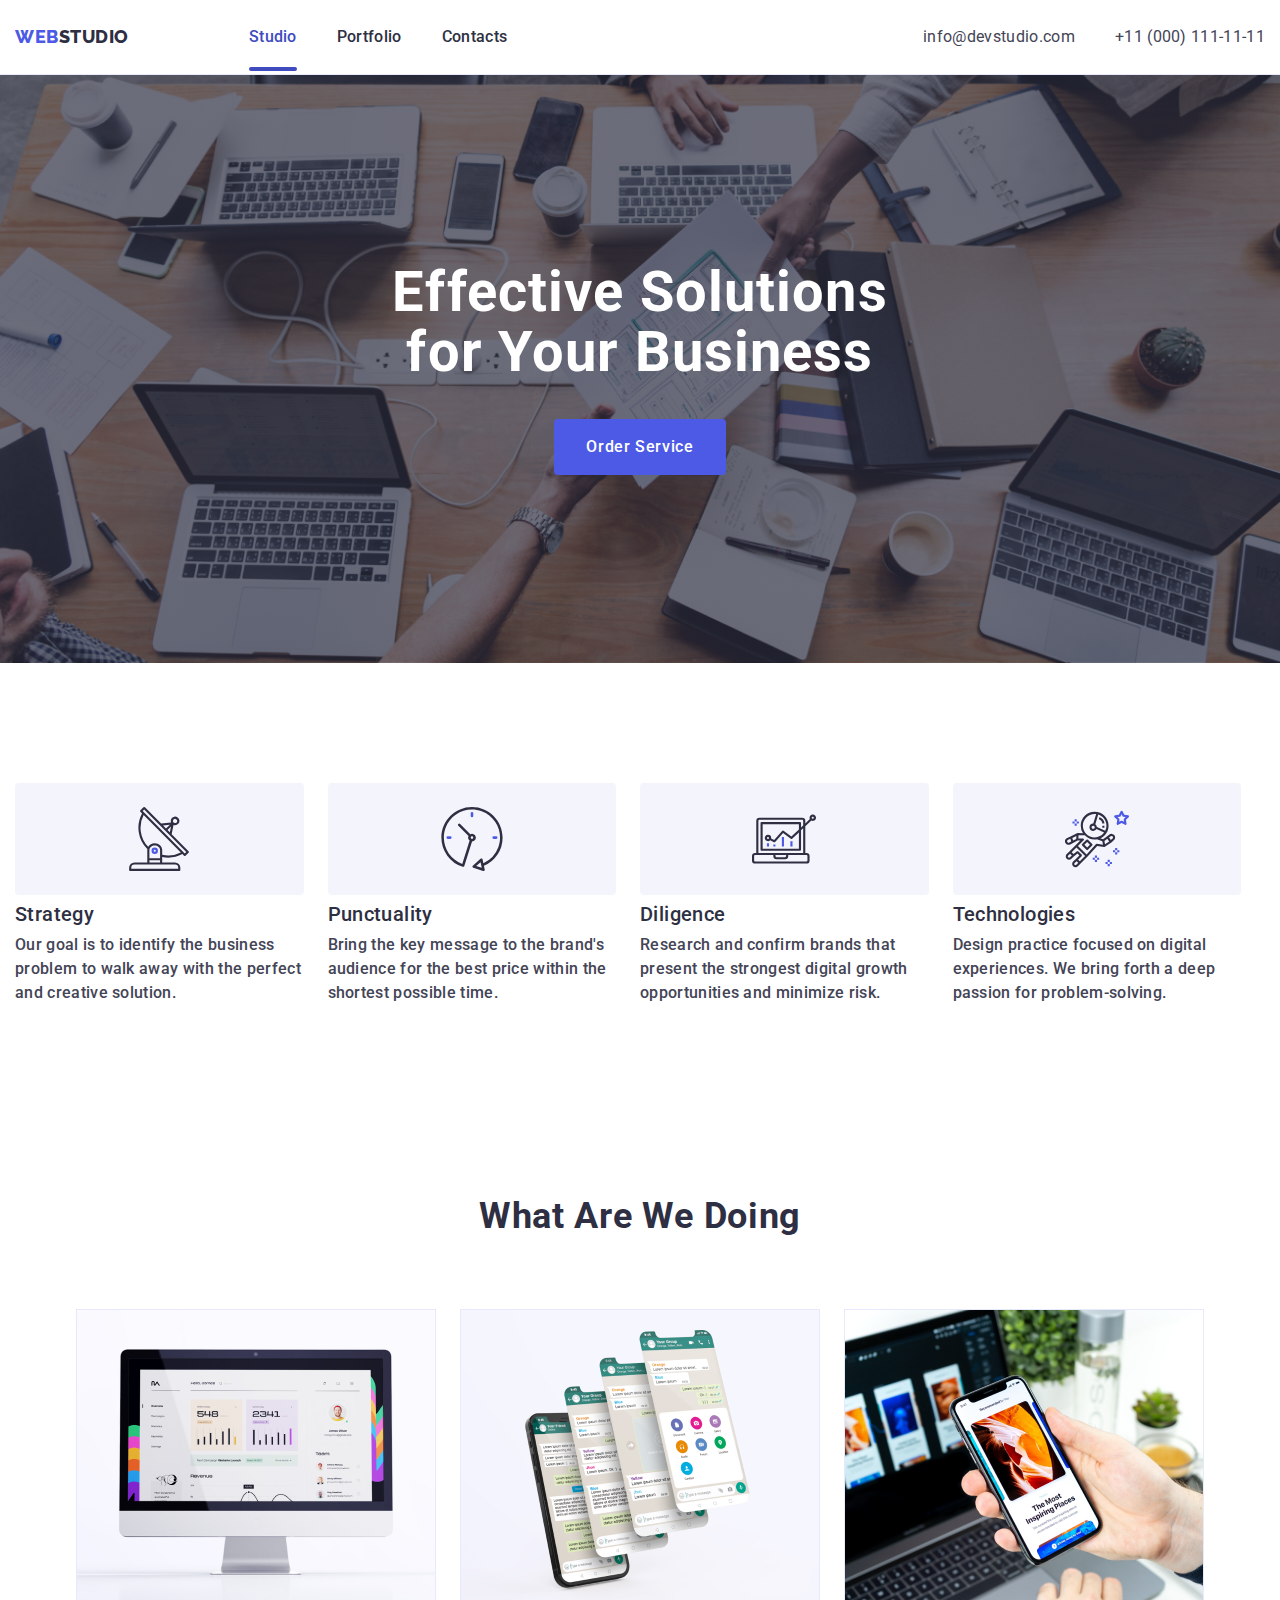
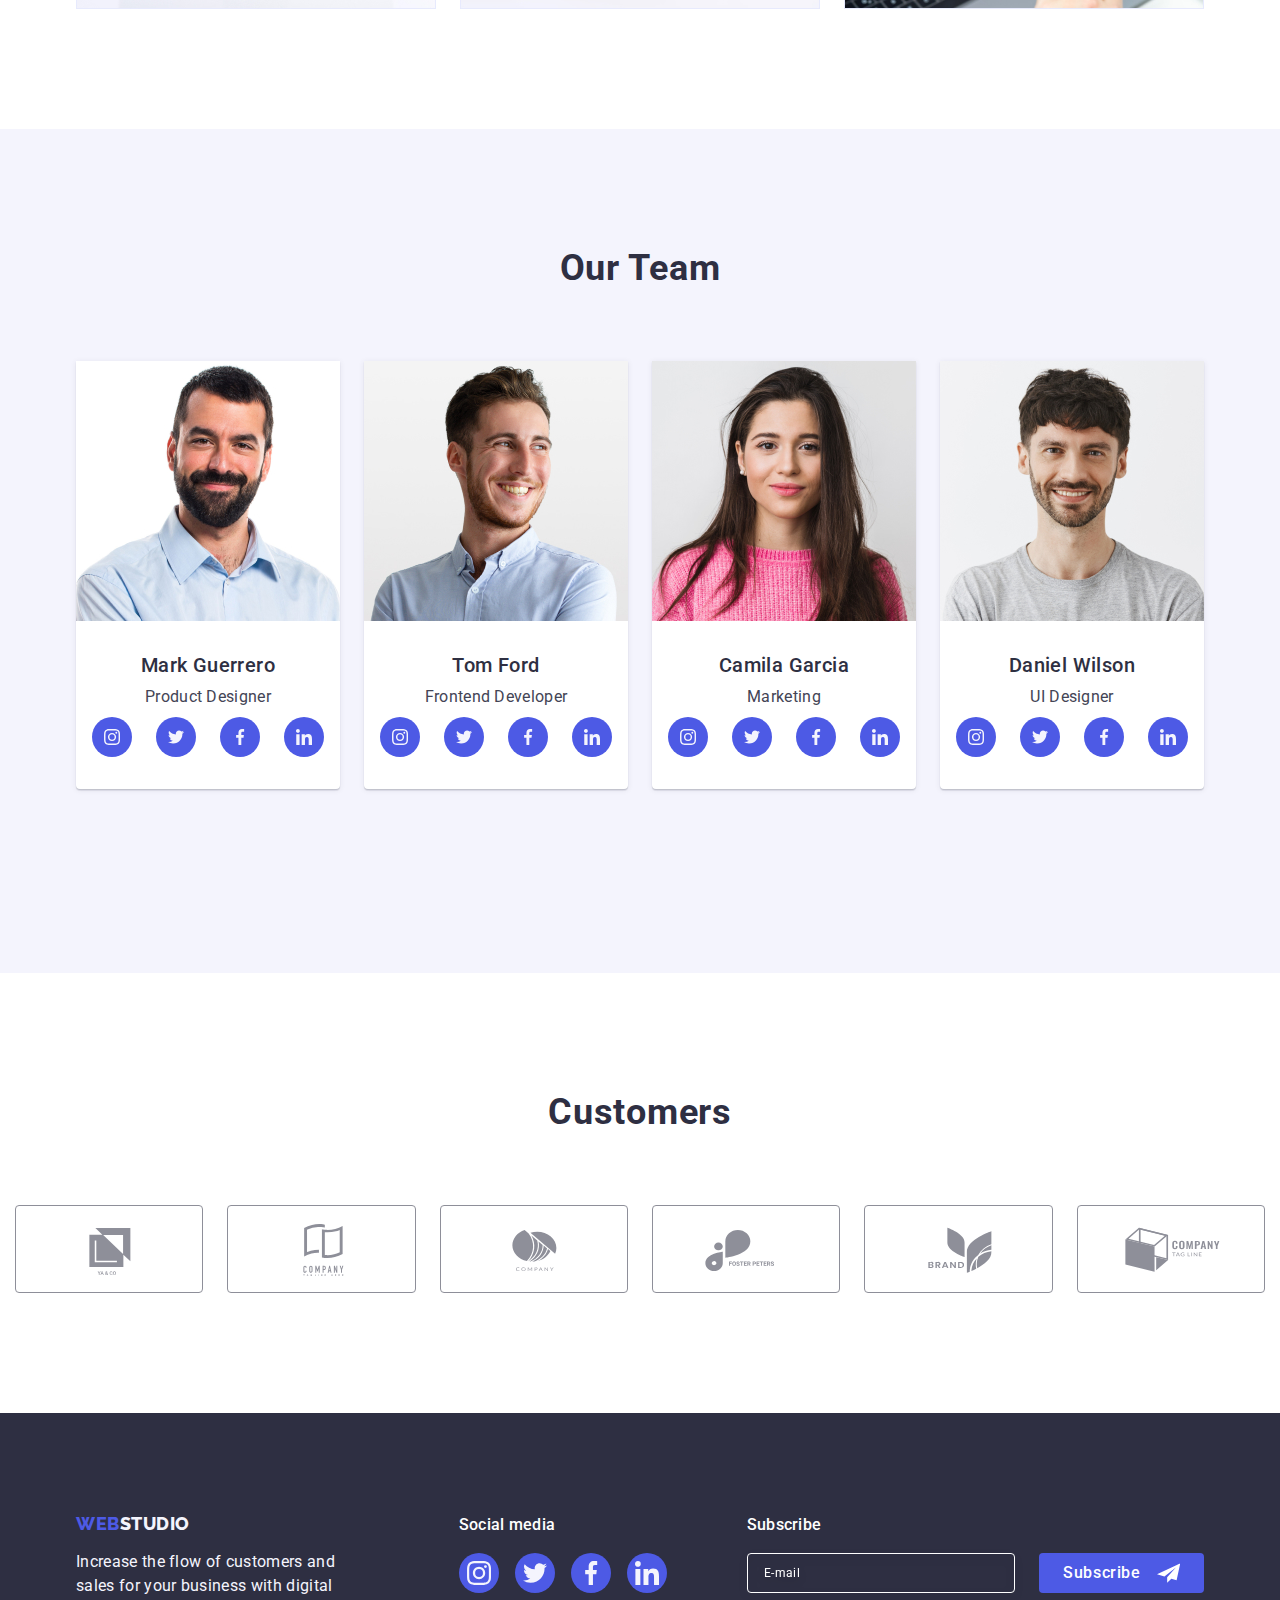
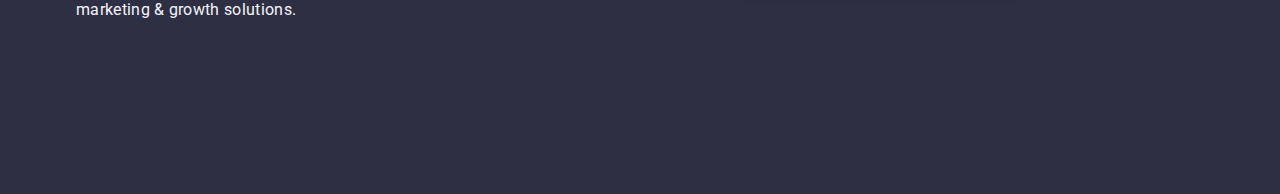
<file: index.html>
<!DOCTYPE html>
<html lang="en">
  <head>
    <meta charset="UTF-8" />
    <meta http-equiv="X-UA-Compatible" content="IE=edge" />
    <meta name="viewport" content="width=device-width, initial-scale=1.0" />
    <title>WEBStudio</title>

    <link rel="stylesheet" href="./css/modern-normalize.min.css" />
    <link rel="stylesheet" href="./css/style.css" />
    <link rel="stylesheet" href="./css/media.css" />
    <link rel="preconnect" href="https://fonts.googleapis.com" />
    <link rel="preconnect" href="https://fonts.gstatic.com" crossorigin />
    <link
      href="https://fonts.googleapis.com/css2?family=Raleway:wght@800&family=Roboto:wght@400;500;700;900&display=swap"
      rel="stylesheet"
    />
  </head>
  <body>
    <!--* header *-->

    <header class="header">
      <div class="container header-container">
        <nav class="navigation">
          <a href="./index.html" class="logo link"
            >Web<span class="studio">Studio</span></a
          >
          <ul class="menu list">
            <li class="header-list">
              <a href="./index.html" class="main-nav link current">Studio</a>
            </li>
            <li class="header-list">
              <a href="./portfolio.html" class="main-nav link">Portfolio</a>
            </li>
            <li class="header-list">
              <a href="" class="main-nav link">Contacts</a>
            </li>
          </ul>
        </nav>
        <address class="address">
          <ul class="list address-container">
            <li class="header-list">
              <a href="mailto:info@devstudio.com" class="addresses link"
                >info@devstudio.com</a
              >
            </li>
            <li class="header-list">
              <a href="tel:+110001111111" class="addresses link"
                >+11 (000) 111-11-11</a
              >
            </li>
          </ul>
        </address>
      </div>
    </header>

    <!--* main *-->

    <main>
      <section class="solutions section">
        <div class="container">
          <h1 class="main-text">Effective Solutions for Your Business</h1>
          <button type="button" class="main-button" data-modal-open>
            Order Service
          </button>
        </div>
      </section>

      <!--* spdt *-->

      <section class="about section">
        <div class="container">
          <h2 class="visually-hidden">Header</h2>
          <ul class="list">
            <li class="about-item">
              <div class="container-about-icons">
                <svg class="about-icon" width="64" height="64">
                  <use href="./images/icons.svg#icon-antenna"></use>
                </svg>
              </div>
              <h3 class="title">Strategy</h3>
              <p class="description">
                Our goal is to identify the business problem to walk away with
                the perfect and creative solution.
              </p>
            </li>

            <li class="about-item">
              <div class="container-about-icons">
                <svg class="about-icon" width="64" height="64">
                  <use href="./images/icons.svg#icon-clock"></use>
                </svg>
              </div>
              <h3 class="title">Punctuality</h3>
              <p class="description">
                Bring the key message to the brand's audience for the best price
                within the shortest possible time.
              </p>
            </li>
            <li class="about-item">
              <div class="container-about-icons">
                <svg class="about-icon" width="64" height="64">
                  <use href="./images/icons.svg#icon-diagram"></use>
                </svg>
              </div>
              <h3 class="title">Diligence</h3>
              <p class="description">
                Research and confirm brands that present the strongest digital
                growth opportunities and minimize risk.
              </p>
            </li>
            <li class="about-item">
              <div class="container-about-icons">
                <svg class="about-icon" width="64" height="64">
                  <use href="./images/icons.svg#icon-astronaut"></use>
                </svg>
              </div>
              <h3 class="title">Technologies</h3>
              <p class="description">
                Design practice focused on digital experiences. We bring forth a
                deep passion for problem-solving.
              </p>
            </li>
          </ul>
        </div>
      </section>

      <!--* opportunities *-->

      <section class="what-we-do">
        <div class="container">
          <h2 class="title">What are we doing</h2>
          <ul class="list">
            <li class="what-do-item">
              <img
                src="./images/Rectangle71.jpg"
                alt="first possibility"
                width="360"
                height="300"
                class="screen"
              />
            </li>
            <li class="what-do-item">
              <img
                src="./images/Rectangle71(1).jpg"
                alt="second possibility"
                width="360"
                height="300"
                class="phone-pages"
              />
            </li>
            <li class="what-do-item">
              <img
                src="./images/Rectangle71(2).jpg"
                alt="third possibility"
                width="360"
                height="300"
                class="phone-laptop"
              />
            </li>
          </ul>
        </div>
      </section>

      <!--* our team *-->

      <section class="our-team section">
        <div class="container">
          <h2 class="title">Our Team</h2>
          <ul class="list">
            <li class="workers">
              <img
                src="./images/img1.jpg"
                alt="Mark Guerrero photo"
                width="264"
                height="260"
              />
              <div class="section-team">
                <h3 class="title-team">Mark Guerrero</h3>
                <p class="description">Product Designer</p>
                <ul class="list">
                  <li class="team-icons-list">
                    <a href="#" target="_blank" class="team-icons-link">
                      <svg class="team-icons" width="16" height="16">
                        <use href="./images/icons.svg#icon-instagram-2"></use>
                      </svg>
                    </a>
                  </li>
                  <li class="team-icons-list">
                    <a href="#" target="_blank" class="team-icons-link">
                      <svg class="team-icons" width="16" height="16">
                        <use href="./images/icons.svg#icon-twitter-1"></use>
                      </svg>
                    </a>
                  </li>
                  <li class="team-icons-list">
                    <a href="#" target="_blank" class="team-icons-link">
                      <svg class="team-icons" width="16" height="16">
                        <use href="./images/icons.svg#icon-facebook-1"></use>
                      </svg>
                    </a>
                  </li>
                  <li class="team-icons-list">
                    <a href="#" target="_blank" class="team-icons-link">
                      <svg class="team-icons" width="16" height="16">
                        <use href="./images/icons.svg#icon-linkedin-1"></use>
                      </svg>
                    </a>
                  </li>
                </ul>
              </div>
            </li>
            <li class="workers">
              <img
                src="./images/img(1).jpg"
                alt="Tom Ford photo"
                width="264"
                height="260"
              />
              <div class="section-team">
                <h3 class="title-team">Tom Ford</h3>
                <p class="description">Frontend Developer</p>
                <ul class="list">
                  <li class="team-icons-list">
                    <a href="#" target="_blank" class="team-icons-link">
                      <svg class="team-icons" width="16" height="16">
                        <use href="./images/icons.svg#icon-instagram-2"></use>
                      </svg>
                    </a>
                  </li>
                  <li class="team-icons-list">
                    <a href="#" target="_blank" class="team-icons-link">
                      <svg class="team-icons" width="16" height="16">
                        <use href="./images/icons.svg#icon-twitter-1"></use>
                      </svg>
                    </a>
                  </li>
                  <li class="team-icons-list">
                    <a href="#" target="_blank" class="team-icons-link">
                      <svg class="team-icons" width="16" height="16">
                        <use href="./images/icons.svg#icon-facebook-1"></use>
                      </svg>
                    </a>
                  </li>
                  <li class="team-icons-list">
                    <a href="#" target="_blank" class="team-icons-link">
                      <svg class="team-icons" width="16" height="16">
                        <use href="./images/icons.svg#icon-linkedin-1"></use>
                      </svg>
                    </a>
                  </li>
                </ul>
              </div>
            </li>
            <li class="workers">
              <img
                src="./images/img(2).jpg"
                alt="Camila Garcia photo"
                width="264"
                height="260"
              />
              <div class="section-team">
                <h3 class="title-team">Camila Garcia</h3>
                <p class="description">Marketing</p>
                <ul class="list">
                  <li class="team-icons-list">
                    <a href="#" target="_blank" class="team-icons-link">
                      <svg class="team-icons" width="16" height="16">
                        <use href="./images/icons.svg#icon-instagram-2"></use>
                      </svg>
                    </a>
                  </li>
                  <li class="team-icons-list">
                    <a href="#" target="_blank" class="team-icons-link">
                      <svg class="team-icons" width="16" height="16">
                        <use href="./images/icons.svg#icon-twitter-1"></use>
                      </svg>
                    </a>
                  </li>
                  <li class="team-icons-list">
                    <a href="#" target="_blank" class="team-icons-link">
                      <svg class="team-icons" width="16" height="16">
                        <use href="./images/icons.svg#icon-facebook-1"></use>
                      </svg>
                    </a>
                  </li>
                  <li class="team-icons-list">
                    <a href="#" target="_blank" class="team-icons-link">
                      <svg class="team-icons" width="16" height="16">
                        <use href="./images/icons.svg#icon-linkedin-1"></use>
                      </svg>
                    </a>
                  </li>
                </ul>
              </div>
            </li>
            <li class="workers">
              <img
                src="./images/img(3).jpg"
                alt="Daniel Wilson photo"
                width="264"
                height="260"
              />
              <div class="section-team">
                <h3 class="title-team">Daniel Wilson</h3>
                <p class="description">UI Designer</p>
                <ul class="list">
                  <li class="team-icons-list">
                    <a href="#" target="_blank" class="team-icons-link">
                      <svg class="team-icons" width="16" height="16">
                        <use href="./images/icons.svg#icon-instagram-2"></use>
                      </svg>
                    </a>
                  </li>
                  <li class="team-icons-list">
                    <a href="#" target="_blank" class="team-icons-link">
                      <svg class="team-icons" width="16" height="16">
                        <use href="./images/icons.svg#icon-twitter-1"></use>
                      </svg>
                    </a>
                  </li>
                  <li class="team-icons-list">
                    <a href="#" target="_blank" class="team-icons-link">
                      <svg class="team-icons" width="16" height="16">
                        <use href="./images/icons.svg#icon-facebook-1"></use>
                      </svg>
                    </a>
                  </li>
                  <li class="team-icons-list">
                    <a href="#" target="_blank" class="team-icons-link">
                      <svg class="team-icons" width="16" height="16">
                        <use href="./images/icons.svg#icon-linkedin-1"></use>
                      </svg>
                    </a>
                  </li>
                </ul>
              </div>
            </li>
          </ul>
        </div>
      </section>

      <!--* Customers *-->

      <section class="customers">
        <div class="container">
          <h2 class="title">Customers</h2>
          <ul class="list">
            <li class="customers-list">
              <a
                href="./portfolio.html"
                target="_blank"
                class="link-customers-icons"
              >
                <svg class="customers-icons" width="104" height="56">
                  <use href="./images/icons.svg#icon-Logo"></use>
                </svg>
              </a>
            </li>
            <li class="customers-list">
              <a
                href="./portfolio.html"
                target="_blank"
                class="link-customers-icons"
              >
                <svg class="customers-icons" width="104" height="56">
                  <use href="./images/icons.svg#icon-Logo1"></use>
                </svg>
              </a>
            </li>
            <li class="customers-list">
              <a
                href="./portfolio.html"
                target="_blank"
                class="link-customers-icons"
              >
                <svg class="customers-icons" width="104" height="56">
                  <use href="./images/icons.svg#icon-Logo2"></use>
                </svg>
              </a>
            </li>
            <li class="customers-list">
              <a
                href="./portfolio.html"
                target="_blank"
                class="link-customers-icons"
              >
                <svg class="customers-icons" width="104" height="56">
                  <use href="./images/icons.svg#icon-Logo3"></use>
                </svg>
              </a>
            </li>
            <li class="customers-list">
              <a
                href="./portfolio.html"
                target="_blank"
                class="link-customers-icons"
              >
                <svg class="customers-icons" width="104" height="56">
                  <use href="./images/icons.svg#icon-Logo4"></use>
                </svg>
              </a>
            </li>
            <li class="customers-list">
              <a
                href="./portfolio.html"
                target="_blank"
                class="link-customers-icons"
              >
                <svg class="customers-icons" width="104" height="56">
                  <use href="./images/icons.svg#icon-Logo6"></use>
                </svg>
              </a>
            </li>
          </ul>
        </div>
      </section>
    </main>

    <!--* footer *-->

    <footer class="footer">
      <div class="footer-container">
        <div class="logo-container">
          <a href="./index.html" class="logo link"
            >Web<span class="studio">Studio</span></a
          >
          <p class="description">
            Increase the flow of customers and sales for your business with
            digital marketing & growth solutions.
          </p>
        </div>
        <div class="container-social-media">
          <p class="media-title">Social media</p>
          <ul class="footer-list list">
            <li class="footer-icons">
              <a href="#" target="_blank" class="link-footer-icons">
                <svg class="media-icons" width="24" height="24">
                  <use href="./images/icons.svg#icon-instagram-2"></use>
                </svg>
              </a>
            </li>
            <li class="footer-icons">
              <a href="#" target="_blank" class="link-footer-icons">
                <svg class="media-icons" width="24" height="24">
                  <use href="./images/icons.svg#icon-twitter-1"></use>
                </svg>
              </a>
            </li>
            <li class="footer-icons">
              <a href="#" target="_blank" class="link-footer-icons">
                <svg class="media-icons" width="24" height="24">
                  <use href="./images/icons.svg#icon-facebook-1"></use>
                </svg>
              </a>
            </li>
            <li class="footer-icons">
              <a href="#" target="_blank" class="link-footer-icons">
                <svg class="media-icons" width="24" height="24">
                  <use href="./images/icons.svg#icon-linkedin-1"></use>
                </svg>
              </a>
            </li>
          </ul>
        </div>
        <div class="footer-subscribe">
          <p class="title-subscribe">Subscribe</p>
          <form class="form-subscribe">
            <label
              class="label-footer-input"
              for="footer-email"
              aria-label="footer email"
            >
              <input
                class="subscribe-input"
                type="email"
                name="e-mail"
                id="footer-email"
                placeholder="E-mail"
              />
            </label>
            <button type="submit" class="subscribe-btn">
              Subscribe
              <svg class="footer-container-airplane" width="24" height="24">
                <use href="./images/icons.svg#icon-airplane"></use>
              </svg>
            </button>
          </form>
        </div>
      </div>
    </footer>

    <!--* MODAL *-->

    <div class="container-modal-close is-hidden" data-modal>
      <div class="modal-wnd">
        <button type="button" class="modal-close-btn" data-modal-close>
          <svg class="container-modal-icon" width="8" height="8">
            <use href="./images/icons.svg#icon-close-modal"></use>
          </svg>
        </button>
        <p class="text-modal">Leave your contacts and we will call you back</p>
        <form class="modal-form">
          <div class="modal-field">
            <label class="label-modal-input" for="user-name">Name</label>
            <div class="input-wrap">
              <input
                class="modal-input"
                type="text"
                name="user-name"
                id="user-name"
              />
              <svg class="input-icon" width="18" height="24">
                <use href="./images/icons.svg#icon-input-people"></use>
              </svg>
            </div>
          </div>
          <div class="modal-field">
            <label class="label-modal-input" for="Phone">Phone</label>
            <div class="input-wrap">
              <input class="modal-input" type="text" name="Phone" id="Phone" />
              <svg class="input-icon" width="18" height="24">
                <use href="./images/icons.svg#icon-input-phone"></use>
              </svg>
            </div>
          </div>
          <div class="modal-field">
            <label class="label-modal-input" for="Email">Email</label>
            <div class="input-wrap">
              <input class="modal-input" type="text" name="Email" id="Email" />
              <svg class="input-icon" width="18" height="24">
                <use href="./images/icons.svg#icon-input-email"></use>
              </svg>
            </div>
          </div>
          <div class="text-modal-field">
            <label class="label-modal-input" for="user-comment">Comment</label>
            <textarea
              class="modal-text-area"
              name="user-comment"
              id="user-comment"
              placeholder="Text input"
            ></textarea>
          </div>
          <div class="check-modal-field wrap-comment">
            <input
              type="checkbox"
              name="user-privacy"
              id="user-privacy"
              class="input-check visually-hidden"
              value="true"
            />
            <label for="user-privacy" class="text-input-check">
              <span class="container-checkbox-icon"
                ><svg class="checkbox-icon" width="10" height="8">
                  <use
                    href="./images/icons.svg#icon-checkbox"
                  ></use></svg></span
              >I accept the terms and conditions of the&nbsp;
              <a href="#" class="text-check-privacy">Privacy Policy</a>
            </label>
          </div>
          <button type="submit" class="modal-btn">Send</button>
        </form>
      </div>
    </div>
    <script src="./js/modal.js"></script>
  </body>
</html>
</file>
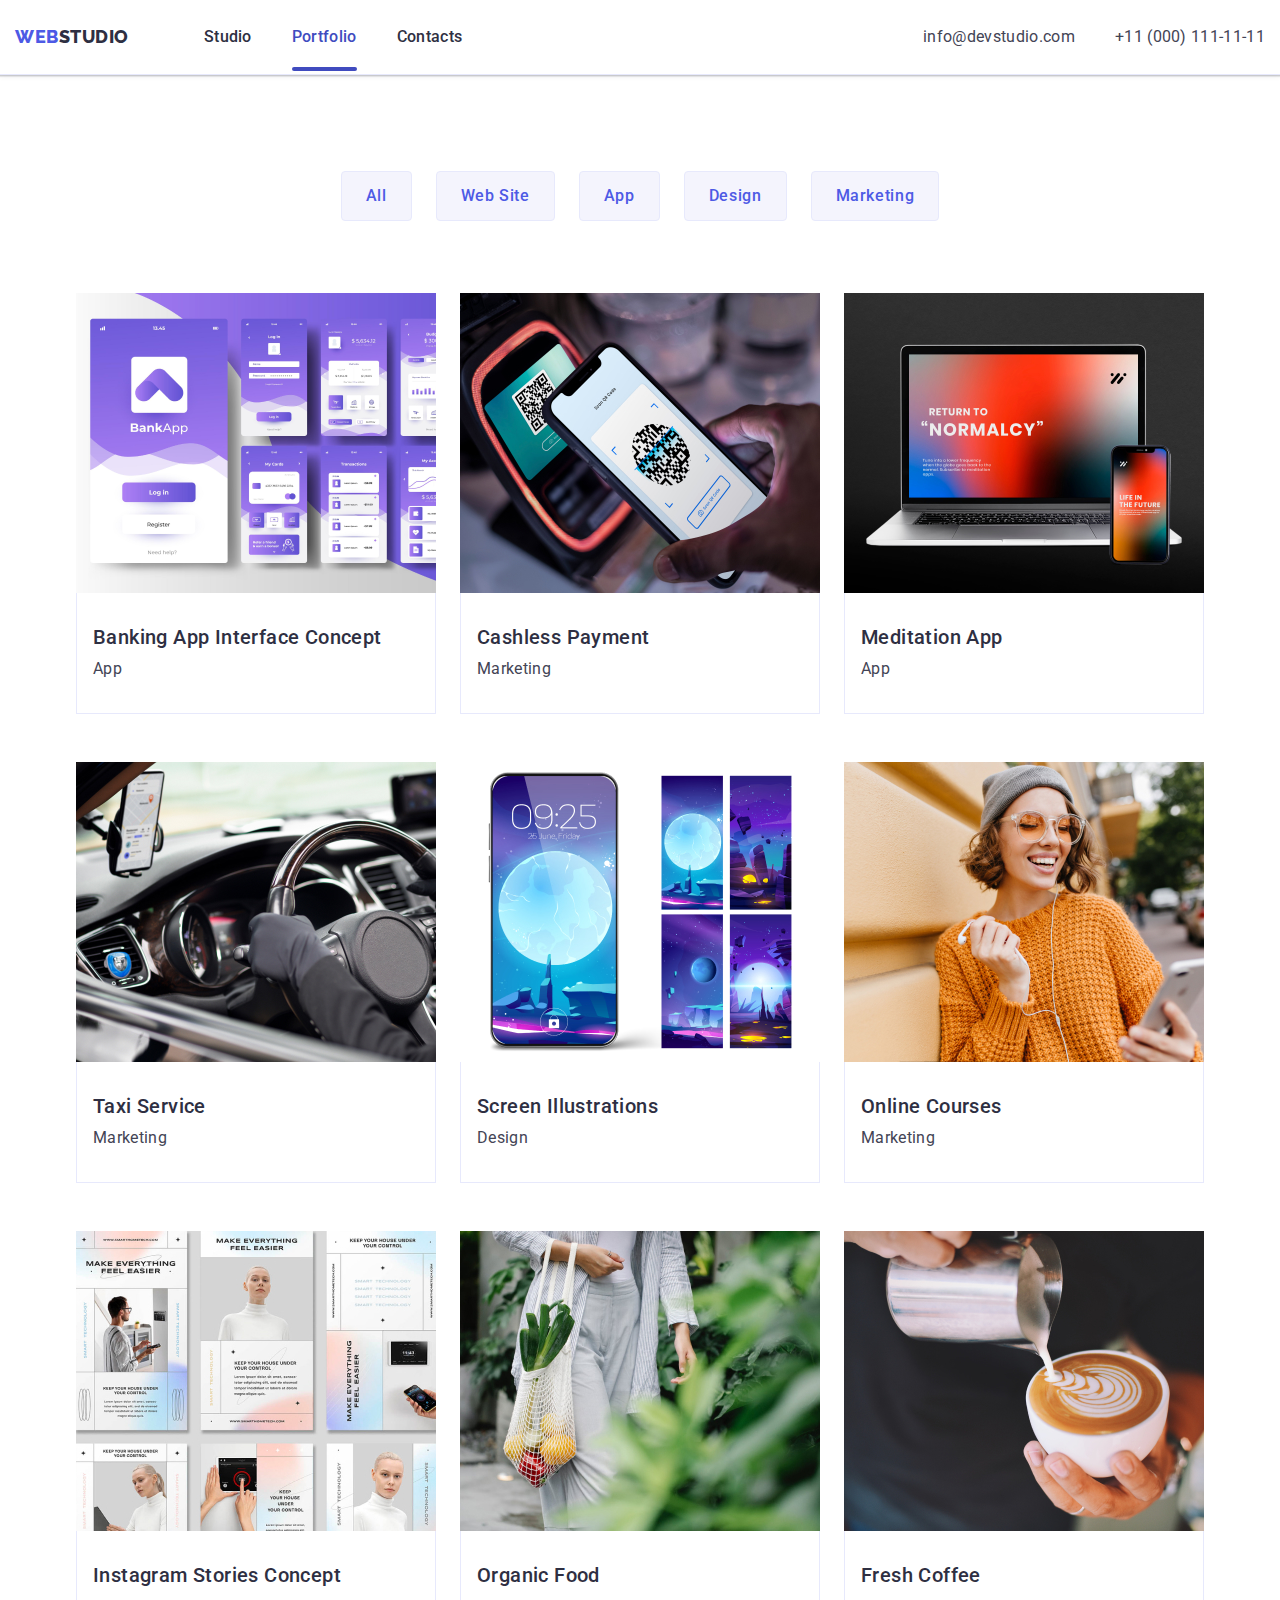
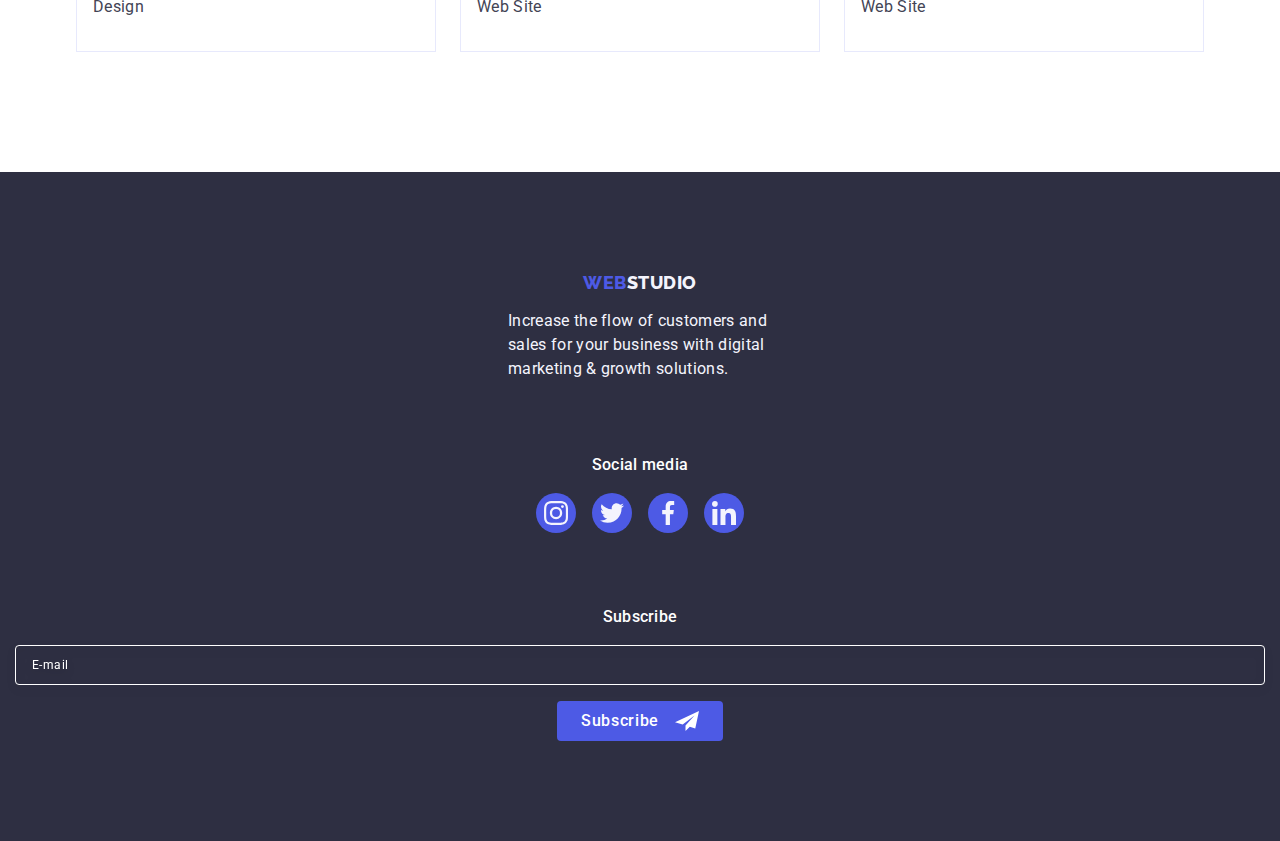
<file: portfolio.html>
<!DOCTYPE html>
<html lang="en">
  <head>
    <meta charset="UTF-8" />
    <meta http-equiv="X-UA-Compatible" content="IE=edge" />
    <meta name="viewport" content="width=device-width, initial-scale=1.0" />
    <title>WEBStudio</title>

    <link rel="stylesheet" href="./css/modern-normalize.min.css" />
    <link rel="stylesheet" href="./css/style.css" />
    <link rel="preconnect" href="https://fonts.googleapis.com" />
    <link rel="preconnect" href="https://fonts.gstatic.com" crossorigin />
    <link
      href="https://fonts.googleapis.com/css2?family=Raleway:wght@800&family=Roboto:wght@400;500;700;900&display=swap"
      rel="stylesheet"
    />
  </head>
  <body>
    <!-- header -->

    <header class="header">
      <div class="container header-container">
        <nav class="navigation">
          <a href="./index.html" class="logo link"
            >Web<span class="studio">Studio</span></a
          >
          <ul class="menu list">
            <li><a href="./index.html" class="main-nav link">Studio</a></li>
            <li>
              <a href="./portfolio.html" class="main-nav link current"
                >Portfolio</a
              >
            </li>
            <li><a href="" class="main-nav link">Contacts</a></li>
          </ul>
        </nav>
        <address class="address">
          <ul class="list address-container">
            <li>
              <a href="mailto:info@devstudio.com" class="addresses link"
                >info@devstudio.com</a
              >
            </li>
            <li>
              <a href="tel:+110001111111" class="addresses link"
                >+11 (000) 111-11-11</a
              >
            </li>
          </ul>
        </address>
      </div>
    </header>

    <!-- main -->

    <main>
      <!-- Filters -->

      <section class="portfolio-section">
        <div class="portfolio-container">
          <h1 class="visually-hidden">title</h1>

          <ul class="main-btn list">
            <li class="btn-list">
              <button type="button" class="btn">All</button>
            </li>
            <li class="btn-list">
              <button type="button" class="btn">Web Site</button>
            </li>
            <li class="btn-list">
              <button type="button" class="btn">App</button>
            </li>
            <li class="btn-list">
              <button type="button" class="btn">Design</button>
            </li>
            <li class="btn-list">
              <button type="button" class="btn">Marketing</button>
            </li>
          </ul>
          <!-- First Row -->

          <ul class="main-list">
            <li class="icon-list">
              <a href="./index.html" class="blocks link">
                <div class="container-img-portfolio">
                  <img src="./images/banking.jpg" alt="banking" width="360" />
                  <p class="description-img-portfolio">
                    14 Stylish and User-Friendly App Design Concepts · Task
                    Manager App · Calorie Tracker App · Exotic Fruit Ecommerce
                    App · Cloud Storage App
                  </p>
                </div>
                <div class="portfolio-desc-photo">
                  <h2 class="title">Banking App Interface Concept</h2>
                  <p class="description">App</p>
                </div>
              </a>
            </li>
            <li class="icon-list">
              <a href="./index.html" class="blocks link">
                <div class="container-img-portfolio">
                  <img src="./images/cashless.jpg" alt="cashless" width="360" />
                  <p class="description-img-portfolio">
                    14 Stylish and User-Friendly App Design Concepts · Task
                    Manager App · Calorie Tracker App · Exotic Fruit Ecommerce
                    App · Cloud Storage App
                  </p>
                </div>
                <div class="portfolio-desc-photo">
                  <h2 class="title">Cashless Payment</h2>
                  <p class="description">Marketing</p>
                </div>
              </a>
            </li>
            <li class="icon-list">
              <a href="./index.html" class="blocks link">
                <div class="container-img-portfolio">
                  <img
                    src="./images/mediation.jpg"
                    alt="mediation"
                    width="360"
                  />
                  <p class="description-img-portfolio">
                    14 Stylish and User-Friendly App Design Concepts · Task
                    Manager App · Calorie Tracker App · Exotic Fruit Ecommerce
                    App · Cloud Storage App
                  </p>
                </div>
                <div class="portfolio-desc-photo">
                  <h2 class="title">Meditation App</h2>
                  <p class="description">App</p>
                </div>
              </a>
            </li>

            <!-- Second Row -->

            <li class="icon-list">
              <a href="./index.html" class="blocks link">
                <div class="container-img-portfolio">
                  <img src="./images/taxi.jpg" alt="taxi" width="360" />
                  <p class="description-img-portfolio">
                    14 Stylish and User-Friendly App Design Concepts · Task
                    Manager App · Calorie Tracker App · Exotic Fruit Ecommerce
                    App · Cloud Storage App
                  </p>
                </div>
                <div class="portfolio-desc-photo">
                  <h2 class="title">Taxi Service</h2>
                  <p class="description">Marketing</p>
                </div>
              </a>
            </li>
            <li class="icon-list">
              <a href="./index.html" class="blocks link">
                <div class="container-img-portfolio">
                  <img src="./images/screen.jpg" alt="screen" width="360" />
                  <p class="description-img-portfolio">
                    14 Stylish and User-Friendly App Design Concepts · Task
                    Manager App · Calorie Tracker App · Exotic Fruit Ecommerce
                    App · Cloud Storage App
                  </p>
                </div>
                <div class="portfolio-desc-photo">
                  <h2 class="title">Screen Illustrations</h2>
                  <p class="description">Design</p>
                </div>
              </a>
            </li>
            <li class="icon-list">
              <a href="./index.html" class="blocks link">
                <div class="container-img-portfolio">
                  <img src="./images/courses.jpg" alt="courses" width="360" />
                  <p class="description-img-portfolio">
                    14 Stylish and User-Friendly App Design Concepts · Task
                    Manager App · Calorie Tracker App · Exotic Fruit Ecommerce
                    App · Cloud Storage App
                  </p>
                </div>
                <div class="portfolio-desc-photo">
                  <h2 class="title">Online Courses</h2>
                  <p class="description">Marketing</p>
                </div>
              </a>
            </li>

            <!-- Third Row -->

            <li class="icon-list">
              <a href="./index.html" class="blocks link">
                <div class="container-img-portfolio">
                  <img
                    src="./images/instagram.jpg"
                    alt="instagram"
                    width="360"
                  />
                  <p class="description-img-portfolio">
                    14 Stylish and User-Friendly App Design Concepts · Task
                    Manager App · Calorie Tracker App · Exotic Fruit Ecommerce
                    App · Cloud Storage App
                  </p>
                </div>
                <div class="portfolio-desc-photo">
                  <h2 class="title">Instagram Stories Concept</h2>
                  <p class="description">Design</p>
                </div>
              </a>
            </li>
            <li class="icon-list">
              <a href="./index.html" class="blocks link">
                <div class="container-img-portfolio">
                  <img src="./images/organic.jpg" alt="organic" width="360" />
                  <p class="description-img-portfolio">
                    14 Stylish and User-Friendly App Design Concepts · Task
                    Manager App · Calorie Tracker App · Exotic Fruit Ecommerce
                    App · Cloud Storage App
                  </p>
                </div>
                <div class="portfolio-desc-photo">
                  <h2 class="title">Organic Food</h2>
                  <p class="description">Web Site</p>
                </div>
              </a>
            </li>
            <li class="icon-list">
              <a href="./index.html" class="blocks link">
                <div class="container-img-portfolio">
                  <img src="./images/fresh.jpg" alt="fresh" width="360" />
                  <p class="description-img-portfolio">
                    14 Stylish and User-Friendly App Design Concepts · Task
                    Manager App · Calorie Tracker App · Exotic Fruit Ecommerce
                    App · Cloud Storage App
                  </p>
                </div>
                <div class="portfolio-desc-photo">
                  <h2 class="title">Fresh Coffee</h2>
                  <p class="description">Web Site</p>
                </div>
              </a>
            </li>
          </ul>
        </div>
      </section>
    </main>

    <!-- footer -->

    <footer class="footer">
      <div class="footer-container">
        <div class="logo-container">
          <a href="./index.html" class="logo link"
            >Web<span class="studio">Studio</span></a
          >
          <p class="description">
            Increase the flow of customers and sales for your business with
            digital marketing & growth solutions.
          </p>
        </div>
        <div class="container-social-media">
          <p class="media-title">Social media</p>
          <ul class="footer-list list">
            <li class="footer-icons">
              <a href="#" target="_blank" class="link-footer-icons">
                <svg class="media-icons" width="24" height="24">
                  <use href="./images/icons.svg#icon-instagram-2"></use>
                </svg>
              </a>
            </li>
            <li class="footer-icons">
              <a href="#" target="_blank" class="link-footer-icons">
                <svg class="media-icons" width="24" height="24">
                  <use href="./images/icons.svg#icon-twitter-1"></use>
                </svg>
              </a>
            </li>
            <li class="footer-icons">
              <a href="#" target="_blank" class="link-footer-icons">
                <svg class="media-icons" width="24" height="24">
                  <use href="./images/icons.svg#icon-facebook-1"></use>
                </svg>
              </a>
            </li>
            <li class="footer-icons">
              <a href="#" target="_blank" class="link-footer-icons">
                <svg class="media-icons" width="24" height="24">
                  <use href="./images/icons.svg#icon-linkedin-1"></use>
                </svg>
              </a>
            </li>
          </ul>
        </div>
        <div class="footer-subscribe">
          <p class="title-subscribe">Subscribe</p>
          <form class="form-subscribe">
            <label
              class="label-footer-input"
              for="footer-email"
              aria-label="footer email"
            >
              <input
                class="subscribe-input"
                type="email"
                name="e-mail"
                id="footer-email"
                placeholder="E-mail"
              />
            </label>
            <button type="submit" class="subscribe-btn">
              Subscribe
              <svg class="footer-container-airplane" width="24" height="24">
                <use href="./images/icons.svg#icon-airplane"></use>
              </svg>
            </button>
          </form>
        </div>
      </div>
    </footer>
  </body>
</html>
</file>
<file: css/style.css>
:root {
    --color-logo: #4d5ae5;
    --color-animation: #404bbf;
    --color-bg: #2e2f42;
    --color-green: #31d0aa;
    --color-main: #434455;
    --color-light-slate: #8e8f99;
    --color-cornflower: #e7e9fc;
    --color-footer: #f4f4fd;
    --color-logo-span: #2e2f42;
    --color-text: #2e2f42;
    --color-white: #ffffff;
    --color-dairy: #fcfcfc;
    --transition: 250ms cubic-bezier(0.4, 0, 0.2, 1);
}

h1,
h2,
h3,
h4,
h5,
h6,
p,
ul {
    margin-top: 0;
    margin-bottom: 0;
    padding: 0;
}

ul,
ol {
    margin-top: 0;
    margin-bottom: 0;
    padding-left: 0;
}



body {
    font-family: 'Roboto', sans-serif;
    color: var(--color-main);
    background-color: var(--color-white);
}

img {
    display: block;
    min-width: 100px;
    height: auto;
}

.header {
    box-shadow: 0px 2px 1px rgba(46, 47, 66, 0.08), 0px 1px 1px rgba(46, 47, 66, 0.16), 0px 1px 6px rgba(46, 47, 66, 0.08);
    border-bottom: 1px solid #e7e9fc;
    padding: 25px 0;
}

.container {
    width: 100%;
    margin: 0 auto;
    padding: 0 15px;
}

.portfolio-container {
    width: 1158px;
    margin: 0 auto;
    padding: 0 15px;
}

.header-container {
    display: flex;
    align-items: center;
}

.list {
    list-style: none;
}

.main-list {
    list-style: none;
}

.navigation {
    display: flex;
    align-items: center;
}

.navigation .link {
    text-decoration: none;
}

.navigation .menu {
    display: flex;
    align-items: center;
    gap: 40px;
    margin-left: 75px;
}

.navigation .logo {
    font-family: 'Raleway', sans-serif;
    font-weight: 800;   
    font-size: 18px;
    line-height: 1.17;
    letter-spacing: 0.03em;
    text-transform: uppercase;
    color: var(--color-logo);
}

.navigation .logo .studio {
    font-family: 'Raleway', sans-serif;
    font-weight: 800;
    color: var(--color-logo-span);
}

.main-nav {
    font-weight: 500;
    font-size: 16px;
    line-height: 1.5;
    letter-spacing: 0.02em;
    color: var(--color-text);
    padding: 24px 0;
    position: relative;
    transition: color var(--transition);
}

.current {
    color: #404bbf;
}

.current::after {
    content: "";
    position: absolute;
    display: block;
    background-color: #404bbf;
    width: 100%;
    height: 4px;
    border-radius: 2px;
    bottom: -1px;
    left: 0;
}

.main-nav .link {
    text-decoration: none;
}

.main-nav:hover,
.main-nav:focus {
    color: var(--color-animation);
    
}

.address {
    font-style: normal;
    margin-left: auto;
    color: #434455;
}

.address-container {
    display: flex;
    gap: 40px;
}

.address .link {
    text-decoration: none;
}

.addresses {
    line-height: 1.5;
    letter-spacing: 0.02em;
    font-size: 16px;
    color: var(--color-main);
    transition: color 250ms cubic-bezier(0.4, 0, 0.2, 1);
}



.addresses:hover,
.addresses:focus {
    color: var(--color-animation);
}

                                    /* * FIRST SECTION * */

.section {
    padding: 120px;
}

.solutions {
    width: 100%;
    margin-right: auto;
    margin-left: auto;
    background-image: linear-gradient(rgba(46, 47, 66, 0.7), rgba(46, 47, 66, 0.7)), url(../images/people-office-mob.jpg);
    background-repeat: no-repeat;
    background-position: center;
    background-size: cover;
    padding: 188px 0;
}

.solutions h1 {
    width: 496px;
}

.solutions .main-text {
    font-weight: 700;
    /* font-size: 56px; */
    font-size: 36px;
    /* line-height: 1.07; */
    line-height: 40px;
    letter-spacing: 0.02em;
    text-align: center;
    color: var(--color-white);
    /* max-width: 496px; */
    max-width: 320px;
    margin: 0 auto;
    /* margin-bottom: 48px; */
    margin-bottom: 72px;
}

.solutions .main-button {   
    margin: 0 auto;
    padding: 16px 32px;
    
    display: block;
    min-width: 169px;
    height: 56px;
    border: none;
    border-radius: 4px;
    transition: background-color var(--transition);

    /** TEXT **/
    font-family: "Roboto", sans-serif;
    font-weight: 500;
    font-size: 16px;
    line-height: 1.5;
    letter-spacing: 0.04em;
    cursor: pointer;
    color: var(--color-white);

    /** BG **/
    background-color: var(--color-logo);
}

.solutions .main-button:hover {
    background-color: var(--color-animation);
}

.solutions .main-button:focus {
    background-color: var(--color-animation);
}

.container .title {
    font-size: 36px;
    line-height: 1.11;
    text-align: center;
    letter-spacing: 0.02em;
    text-transform: capitalize;
    color: var(--color-text);
    margin-bottom: 72px;
}

                                    /* * ABOUT SECTION * */

.visually-hidden {
    position: absolute;
    width: 1px;
    height: 1px;
    margin: -1px;
    border: 0;
    padding: 0;
    white-space: nowrap;
    clip-path: inset(100%);
    clip: rect(0 0 0 0);
    overflow: hidden;
}

.about {
    padding: 96px 16px;       
}

.about .list{
    display: flex;
    flex-wrap: wrap;
    gap: 24px;
}

.about-item {
    width: 100%;
}

.about .title {
    font-weight: 700;
    font-size: 36px;
    line-height: 1.1;
    letter-spacing: 0.72px;
    color: var(--color-text);
    text-transform: capitalize;
    margin-bottom: 8px;
}

.about .description {
    font-weight: 500;
    font-size: 16px;
    line-height: 1.5;
    letter-spacing: 0.32px;
    color: var(--color-main);
    margin-bottom: 72px;
}

.container-about-icons {
    display: none;
}

                            /** WHAT WE DO SECTION **/

.what-we-do {
    padding-bottom: 120px;
}

.what-we-do .title {
    font-weight: 700;
    font-size: 36px;
    line-height: 1.11;
    text-align: center;
    letter-spacing: 0.02em;
    text-transform: capitalize;
    color: var(--color-text);
    margin-bottom: 72px;
}

.what-we-do .list {
    display: flex;
    justify-content: center;
    gap: 24px;
}

                        /** OUR TEAM **/

.our-team {
    background: var(--color-footer);
    padding: 120px 0;
}

.our-team .list {
    justify-content: center;
    display: flex;
    flex-wrap: wrap;
    gap: 24px;
}

.our-team .workers {
    max-width: 264px;
    background-color: #ffffff;
    border-radius: 0px 0px 4px 4px;
    box-shadow: 0px 1px 6px rgba(46, 47, 66, 0.08), 0px 1px 1px rgba(46, 47, 66, 0.16), 0px 2px 1px rgba(46, 47, 66, 0.08);
    margin-bottom: 72px;
}

.our-team .title-team {
    font-weight: 500;
    font-size: 20px;
    line-height: 1.2;
    text-align: center;
    letter-spacing: 0.02em;
    color: var(--color-text);
    margin-bottom: 8px;
}

.our-team .description {
    font-size: 16px;
    line-height: 1.5;
    text-align: center;
    letter-spacing: 0.02em;
     color: var(--color-main);
     margin-bottom: 8px;
}

.our-team .team-icons-link{
    display: flex;
    align-items: center;
    justify-content: center;
    width: 40px;
    height: 40px;
    background-color: #4D5AE5;
    border-radius: 50%;
    transition: background-color var(--transition);
}

.team-icons-link:hover {
    background-color: #404BBF;
}

.team-icons-link:focus {
    background-color: #404BBF;
}

.team-icons {
    fill: #f4f4fd;
}

.section-team {
    padding: 32px 0;
    text-align: center;
}

                            /** CUSTOMERS **/
                            
.customers {
    padding-top: 96px;
    padding-bottom: 96px;
}

.customers .list {
    display: flex;
    flex-wrap: wrap;
    justify-content: center;
    gap: 72px 16px;
}

.customers-list {
    width: calc((100% - 16px) / 2);
    height: 88px;
    display: inline-block;
    border-radius: 4px;
}

.link-customers-icons {
    width: 100%;
    height: 100%;
    color: #8E8F99;
    border: 1px solid #8E8F99;
    border-radius: 4px;
    padding: 16px 32px;
    display: flex;
    align-items: center;
    justify-content: center;
    transition: border-color 250ms cubic-bezier(0.4, 0, 0.2, 1),
        color 250ms cubic-bezier(0.4, 0, 0.2, 1);
}

.link-customers-icons:focus {
    color: #404bbf;
    border: 1px solid #404bbf;
}

.link-customers-icons:hover {
    color: #404bbf;
    border: 1px solid #404bbf;
}

.customers-icons {
    fill: currentColor;
}


                                    /* * PORTFOLIO * */

.main-btn {
    display: flex;
    gap: 24px;
    justify-content: center;
    margin-bottom: 72px;
}

.btn {
    font-family: 'Roboto', sans-serif;
    font-weight: 500;
    font-size: 16px;
    line-height: 1.5;
    letter-spacing: 0.04em;
    color: var(--color-logo);
    background-color: var(--color-footer);
    cursor: pointer;
    border: none;
    border-radius: 4px;
    padding: 12px 24px;
    border: 1px solid var(--color-cornflower);
    transition: color 250ms cubic-bezier(0.4, 0, 0.2, 1), background-color 250ms cubic-bezier(0.4, 0, 0.2, 1), border-color 250ms cubic-bezier(0.4, 0, 0.2, 1), box-shadow 250ms cubic-bezier(0.4, 0, 0.2, 1);
}

.btn:hover {
    color: var(--color-white);
    background-color: var(--color-animation);
    border: 1px solid transparent;
    box-shadow: 0px 3px 1px rgba(0, 0, 0, 0.1), 0px 2px 1px rgba(0, 0, 0, 0.08), 0px 2px 2px rgba(0, 0, 0, 0.12);
}

.btn:focus {
    color: var(--color-white);
    background-color: var(--color-animation);
    border: 1px solid transparent;
    box-shadow: 0px 3px 1px rgba(0, 0, 0, 0.1), 0px 2px 1px rgba(0, 0, 0, 0.08), 0px 2px 2px rgba(0, 0, 0, 0.12);
}

.blocks {
    display: block;
    transition: box-shadow var(--transition);
}

.blocks:hover {
    box-shadow: 0px 1px 6px rgba(46, 47, 66, 0.08), 0px 1px 1px rgba(46, 47, 66, 0.16), 0px 2px 1px rgba(46, 47, 66, 0.08); 
}

.blocks:focus {
    box-shadow: 0px 1px 6px rgba(46, 47, 66, 0.08), 0px 1px 1px rgba(46, 47, 66, 0.16), 0px 2px 1px rgba(46, 47, 66, 0.08);
}

.icon-list {
    width: calc((100% - 48px) / 3);
}

.portfolio-section {
    padding: 96px 0 120px;
}

.main-list {
    display: flex;
    flex-wrap: wrap;
    row-gap: 48px;
    column-gap: 24px;
}

.portfolio-section .title{
    font-weight: 500;
    font-size: 20px;
    line-height: 1.2;  
    letter-spacing: 0.02em;
    color: var(--color-text);
    margin-bottom: 8px;
}

.portfolio-section .description {
    font-size: 16px;
    line-height: 1.5;
    letter-spacing: 0.02em;
    color: var(--color-main);  
}

.portfolio-desc-photo {
    padding: 32px 16px;
    border: 1px solid #e7e9fc;
    border-top: none;
}

.portfolio-section .link {
    text-decoration: none;
}

.container-img-portfolio {
    position: relative;
    overflow: hidden;
}

.description-img-portfolio {
    position: absolute;
    top: 0;
    font-size: 16px;
    line-height: 1.5;
    letter-spacing: 0.02em;
    color: var(--color-footer);
    padding: 40px 32px;
    background-color: var(--color-logo);
    height: 100%;
    width: 100%;
    transition: transform 250ms cubic-bezier(0.4, 0, 0.2, 1);
    transform: translateY(100%);
}

.blocks:hover
.description-img-portfolio {
    transform: translateY(0%);
}

.blocks:focus
.description-img-portfolio {
    transform: translateY(0%);
}

.description-img-portfolio:hover {
    transform: translateY(0);
}

                                /* * FOOTER * */

.footer {
    background-color: var(--color-bg);
    padding: 100px 0;
}

.footer a {
    font-family: 'Raleway', sans-serif;
    font-weight: 800;
    font-size: 18px;
    line-height: 1.17;
    letter-spacing: 0.03em;
    text-transform: uppercase;
    margin-bottom: 16px;
}

.footer .logo {
    display: inline-block;
    font-weight: 800;
    color: var(--color-logo);
}

.footer .link {
    text-decoration: none;
}

.footer .logo .studio {
    letter-spacing: 1.1;
    text-transform: uppercase;
    color: var(--color-footer);
}

.footer .description {
    font-size: 16px;
    line-height: 1.5;
    letter-spacing: 0.02em;
    color: var(--color-footer);
    max-width: 264px;
}

.logo-container {
    display: flex;
    flex-direction: column;
    align-items: center;
    margin-bottom: 72px;
}

                                /** FOOTER SOCIAL MEDIA **/

.media-title {

    /** STYLES **/

    font-weight: 500;
    font-size: 16px;
    line-height: 1.5;
    letter-spacing: 0.02em;
    color: var(--color-white);
    margin-bottom: 16px;

    /** POSITIONS **/

    display: flex;
    flex-direction: column;
    align-items: center;
}

.container-social-media {
    margin-bottom: 72px;
}

.footer-icons {  
    width: 40px;
    height: 40px;
}

.footer-list {
    display: flex;
    justify-content: center;
    align-items: center;
    gap: 16px;
}

.link-footer-icons {
    display: flex;
    align-items: center;
    justify-content: center;
    width: 100%;
    height: 100%;
    background-color: var(--color-logo);
    border-radius: 50%;
    transition: background-color 250ms cubic-bezier(0.4, 0, 0.2, 1);
}

.link-footer-icons:hover {
    background-color: #31D0AA;
}

.link-footer-icons:focus {
    background-color: #31D0AA;
}

.footer-container {
    display: flex;
    flex-direction: column;
    /* align-items: baseline; */
    align-items: center;
    /* width: 1158px; */
    width: 100%;
    /* margin: 0 auto; */
    /* padding: 0 15px; */
}

.media-icons {
    fill: var(--color-footer);
}

                                 /** FOOTER SUBSCRIBE **/

.form-subscribe {
    display: flex;
    align-items: center;
    flex-direction: column;
    gap: 16px;
}

.footer-subscribe {
   width: 100%;
}

.label-footer-input {
    width: 100%;
    padding: 0 15px;
}

.title-subscribe {
    font-weight: 500;
    font-size: 16px;
    line-height: 1.5;
    letter-spacing: 0.02em;
    color: var(--color-white);
    margin-bottom: 16px;
    text-align: center;
}

.subscribe-btn {
    font-family: "Roboto", sans-serif;
    font-weight: 500;
    font-size: 16px;
    line-height: 1.5;
    letter-spacing: 0.04em;
    color: var(--color-white);
    min-width: 165px;
    height: 40px;
    background-color: var(--color-logo);
    border: none;
    border-radius: 4px;
    padding: 8px 24px;
    cursor: pointer;
    display: flex;
    justify-content: center;
    align-items: center;
}

.footer-container-airplane {
    fill: #ffffff;
    margin-left: 16px;
}

.subscribe-input {
    background: transparent;
    border: 1px solid #ffffff;
    border-radius: 4px;
    font-size: 12px;
    line-height: 1.5;
    letter-spacing: 0.04em;
    width: 100%;
    height: 40px;
    color: #ffffff;
    padding-left: 16px;
    padding-right: 16px;
    filter: drop-shadow(0px 4px 4px rgba(0, 0, 0, 0.15));
}

.subscribe-input::placeholder {
    display: flex;
    align-items: center;
    letter-spacing: 0.04em;
    color: #FFFFFF;
}

                                /** MODAL WIND **/

.container-modal-close {
    position: fixed;
    top: 0;
    left: 0;
    width: 100%;
    height: 100%;
    background-color: rgba(46, 47, 66, 0.4);
    transition: opacity 250ms cubic-bezier(0.4, 0, 0.2, 1), visibility 250ms cubic-bezier(0.4, 0, 0.2, 1);

}      

.is-hidden {
    opacity: 0;
    visibility: hidden;
    pointer-events: none;  
}

.modal-wnd {
    position: absolute;
    padding: 72px 24px 24px 24px;
    top: 50%;
    left: 50%;
    transform: translate(-50%, -50%) scale(1);
    width: 408px;
    min-height: 584px;
    background: #fcfcfc;
    box-shadow: 0px 1px 1px rgba(0, 0, 0, 0.14), 0px 1px 3px rgba(0, 0, 0, 0.12), 0px 2px 1px rgba(0, 0, 0, 0.2);
    border-radius: 4px;
    transition: transform 250ms cubic-bezier(0.4, 0, 0.2, 1);
}

.modal-close-btn {
    position: absolute;
    top: 24px;
    right: 24px;
    width: 24px;
    height: 24px;
    border-radius: 50%;
    display: flex;
    align-items: center;
    justify-content: center;
    background-color: #e7e9fc;
    border: 1px solid rgba(0, 0, 0, 0.1);
    padding: 0;
    cursor: pointer;
    transition: background-color var(--transition), border var(--transition);
}

.modal-close-btn:hover,
.modal-close-btn:focus {
    background-color: #404bbf;
    border: none;
    fill: var(--color-white);
}

.container-modal-icon {
    transition: fill var(--transition);
}

.text-modal {
    font-weight: 500;
    font-size: 16px;
    line-height: 1.5;
    text-align: center;
    letter-spacing: 0.02em;
    color: var(--color-text);
    margin-bottom: 16px
}

.modal-input{
    width: 100%;
    height: 40px;
    background-color: transparent;
    border: 1px solid rgba(46, 47, 66, 0.4);
    border-radius: 4px;
    padding-left: 38px;
    outline: transparent;
    transition: border-color var(--transition);
    padding-right: 16px;
}

.modal-input:focus {
    border: 1px solid #4D5AE5;
}

.modal-input:focus + .input-icon{
    fill: #4d5ae5;
}

.modal-field {
    margin-bottom: 8px;
}

.text-modal-field {
    margin-bottom: 16px;
}

.check-modal-field {
    margin-bottom: 24px;
}

.label-modal-input {
    display: block;
    font-weight: 400;
    font-size: 12px;
    line-height: 1.17;
    letter-spacing: 0.04em;
    color: var(--color-light-slate);
    margin-bottom: 4px;
}

.input-wrap {
    position: relative;
}

.input-icon {
    position: absolute;
    fill: #2E2F42;
    left: 16px;
    top: 50%;
    transform: translateY(-50%);
    transition: fill var(--transition);
}

.input-wrap:hover .input-icon,
.input-wrap:focus .input-icon {
    fill: #4d5ae5;
}

.input-wrap:hover .modal-input,
.input-wrap:focus .modal-input {
    border-color: #4d5ae5;
}

                                /** MODAL TEXT AREA **/

.modal-text-area {
    width: 100%;
    height: 120px;
    font-size: 12px;
    line-height: 1.17;
    letter-spacing: 0.04em;
    color: rgba(46, 47, 66, 0.4);
    background-color: transparent;
    border: 1px solid rgba(46, 47, 66, 0.4);
    border-radius: 4px;
    padding: 8px 16px;
    outline: transparent;
    transition: border-color var(--transition);
    resize: none;
}

.modal-text-area:focus {
    border-color: #4D5AE5;
}

.modal-text-area::placeholder {
    font-size: 12px;
    line-height: 1.17;
    letter-spacing: 0.04em;
    color: rgba(46, 47, 66, 0.4);
}

                            /** INPUT CHECK **/



.text-input-check {
    font-size: 12px;
    line-height: 1.17;
    letter-spacing: 0.04em;
    color: #8E8F99;
    align-items: center;
}

.input-check:checked + .text-input-check span {
    background-color: #404bbf;
    border: none;
    fill: #f4f4fd;
}

.container-checkbox-icon {
    width: 16px;
    height: 16px;
    border: 1px solid rgba(46, 47, 66, 0.4);
    border-radius: 2px;
    margin-right: 8px;
    display: inline-flex;
    align-items: center;
    justify-content: center;
    fill: transparent;
    transition: background-color var(--transition),
        border var(--transition),
        fill var(--transition);
}

.text-check-privacy {
    font-size: 12px;
    line-height: 1.33;
    letter-spacing: 0.04em;
    text-decoration-line: underline;
    color: #4D5AE5;
}

                               /** MODAL BTN **/
        
.modal-btn {
    font-family: "Roboto", sans-serif;
    font-weight: 500;
    display: block;
    margin-left: auto;
    margin-right: auto;
    min-width: 169px;
    height: 56px;
    font-size: 16px;
    line-height: 1.5;
    letter-spacing: 0.04em;
    color: #FFFFFF;
    cursor: pointer;
    background-color: #4D5AE5;
    box-shadow: 0px 4px 4px rgba(0, 0, 0, 0.15);
    border-radius: 4px;
    border: none; 
    transition: background-color var(--transition);
}
</file>
<file: css/media.css>
@media screen and (min-width: 320px){
    .container {
        max-width: 428px;
        margin-left: auto;
        margin-right: auto;
    }

   @media (min-device-pixel-ratio: 2),
   (min-resolution: 192dpi),
   (min-resolution: 2dppx) {
       .solutions {
           background-image: linear-gradient(to bottom, rgba(46, 47, 66, 0.7), rgba(46, 47, 66, 0.7)), url(../images/people-office-mob-2x.jpg);
       }
   }

    .about-item {
        max-width: 396px;
    }

}



                                    /** TABLET **/

@media screen and (max-width: 767px) {
    .header-list {
            display: none;
        }
}

@media screen and (min-width: 768px) {
    .container {
        max-width: 798px;
    }

                            /** HEADER **/

    .address-container {
        display: flex;
        flex-direction: column;
        gap: 12px;
    }
        
    .navigation .menu {
        margin-left: 120px;
    }

                            /** FIRST SECTION **/

    .solutions {
        background-image: linear-gradient(rgba(46, 47, 66, 0.7), rgba(46, 47, 66, 0.7)), url(../images/people-office-tab.jpg);
        background-image: linear-gradient(rgba(46, 47, 66, 0.7), rgba(46, 47, 66, 0.7)), url(../images/people-office-tab-2x.jpg);
    }
    
    .solutions .main-text {
        font-size: 56px;
        line-height: 1.07;
        max-width: 496px;
        margin-bottom: 36px;
    }

                            /** ABOUT SECTION **/

    .about-item {
        width: unset;
        width: calc((100% - 24px) / 2);
    }

    .about {
        padding: 96px 0;
    }

    .about .title {
        text-align: start;
    }

    .about .description {
        max-width: 356px;
    }

    .about .list {
        gap: 72px 24px;
    }
                            /** OUR TEAM SECTION **/
    .our-team {
        padding: 96px 0;
    }

    .our-team .workers {
        margin-bottom: 64px;
    }
     
                            /** CUSTOMERS SECTION **/
    .customers .list {
        display: flex;
        flex-wrap: wrap;
        gap: 72px 24px;
    }

    .customers-list {
        width: calc((100% - 72px) / 3);
    }



                            /** FOOTER SECTION **/

         .logo-container {
             align-items: start;
         }
    
         .container-social-media {
             margin-left: 120px;
         }
    
         .media-title {
             display: flex;
             align-items: start;
         }
    
         .title-subscribe {
             text-align: left;
         }
    
         .form-subscribe {
             display: flex;
             flex-direction: row;
             gap: 24px;
         }
    
         .label-footer-input {
             padding: 0;
         }
    
         .footer-subscribe {
             width: 460px;
         }
    
         .footer-container {
            min-width: 798px;
             flex-direction: row;
             flex-wrap: wrap;
             align-items: baseline;
             margin-left: 110px;
             padding: 0 15px;
         }


    
}


                                /** DESKTOP **/

@media screen and (max-width: 1157px) {
    .what-we-do {
        display: none;
    }
}

@media screen and (min-width: 1158px) {
    .container {
        max-width: 1470px;
    }

    .address-container {
        display: flex;
        flex-direction: row;
        gap: 40px;
    }

    .solutions {
        max-width: 1440px;
        background-image: linear-gradient(rgba(46, 47, 66, 0.7), rgba(46, 47, 66, 0.7)), url(../images/people-office.jpg);
    }

    .about {
        padding: 120px 0;
    }

    .about-item {
        width: calc((100% - 96px) / 4);
    }

    .about .title {
        font-weight: 500;
        font-size: 20px;
        line-height: 1.1;
        letter-spacing: 0.4px;
        color: var(--color-text);
        text-transform: capitalize;
        margin-bottom: 8px;
    }

    .about .description {
        font-size: 16px;
        line-height: 1.5;
        letter-spacing: 0.32px;
        color: var(--color-main);
        margin-bottom: 72px;
    }

    .about .list {
        flex-wrap: nowrap;
    }

    .container-about-icons {
        display: flex;
        align-items: center;
        justify-content: center;
        height: 112px;
        background-color: var(--color-footer);
        border-radius: 4px;
        margin-bottom: 8px;
    }

    .our-team {
        padding: 120px 0;
    }

    .customers {
        padding-top: 120px;
        padding-bottom: 120px;
    }

    .customers-list {
        width: calc((100% - 120px) / 6);
    }


    .logo-container {
        align-items: start;
    }

    .container-social-media {
        margin-left: 120px;
    }

    .media-title {
        display: flex;
        align-items: start;
    }

    .title-subscribe {
        text-align: left;
    }

    .form-subscribe {
        display: flex;
        flex-direction: row;
        gap: 24px;
    }

    .label-footer-input {
        padding: 0;
    }

    .footer-subscribe {
        margin-left: 80px;
        width: 460px;
    }

    .footer-container {
        width: 1158px;
        flex-direction: row;
        flex-wrap: nowrap;
        align-items: baseline;
        margin: 0 auto;
        padding: 0 15px;
    }

}
</file>
